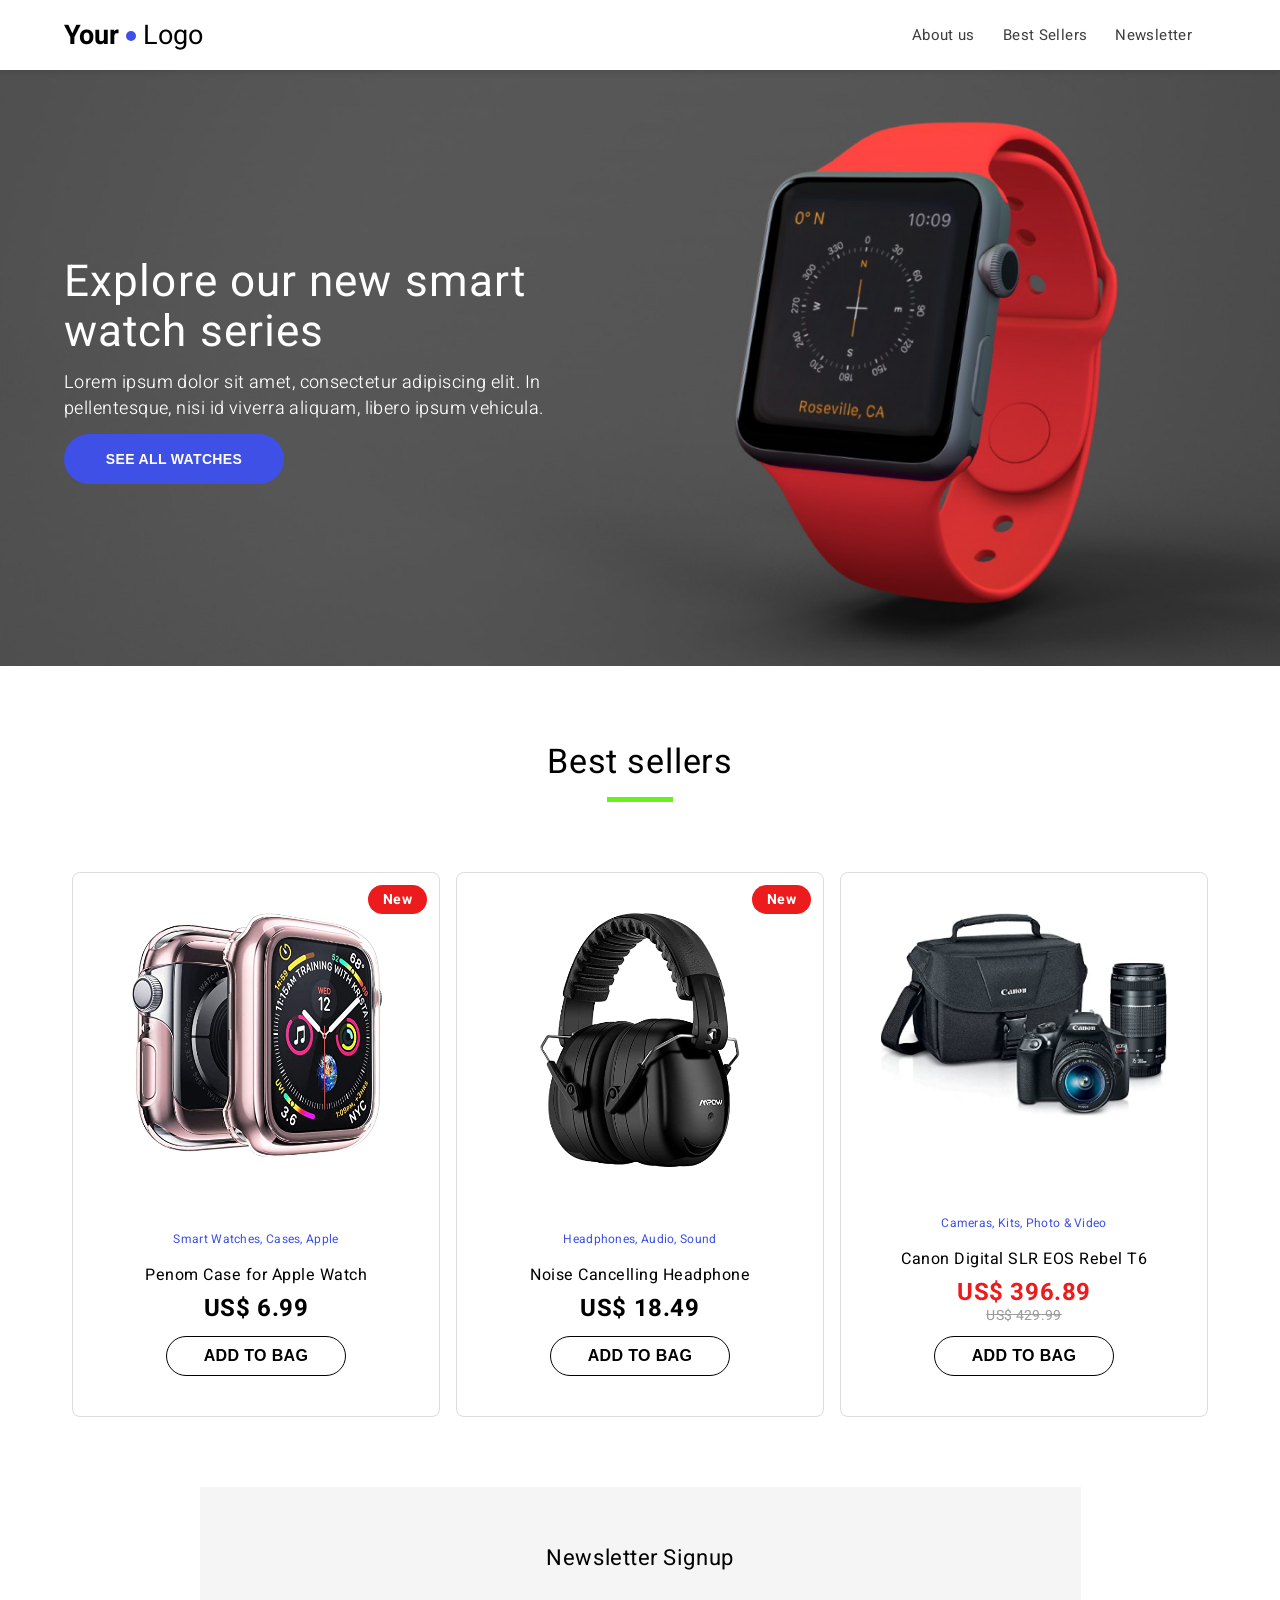
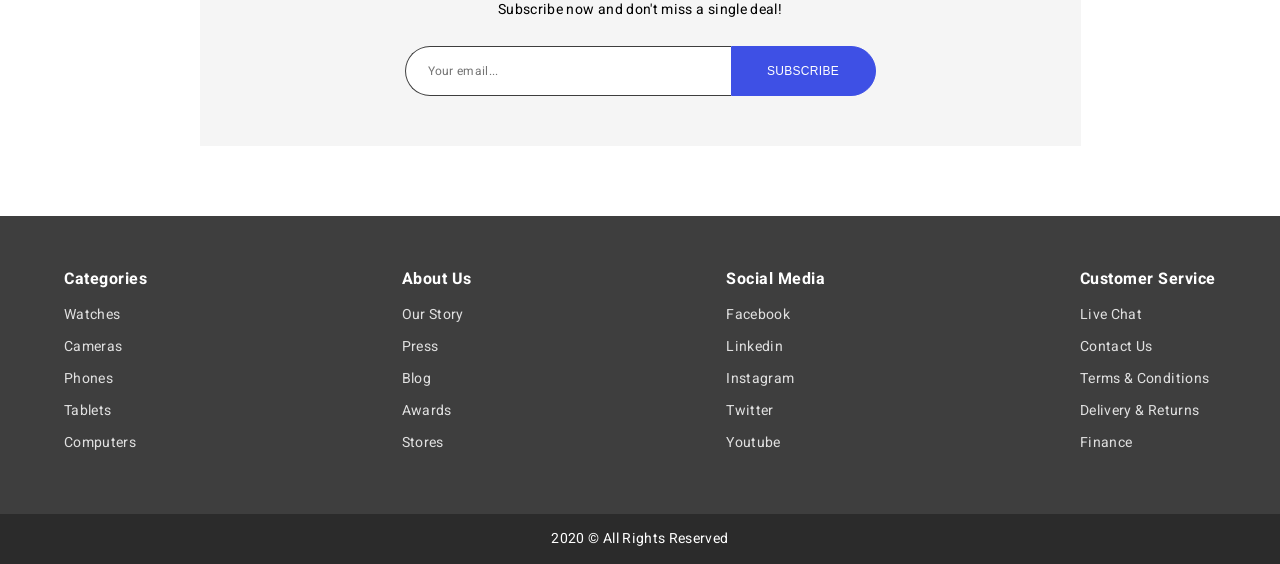
<file: index.html>
<!DOCTYPE html>

<html lang="en">

    <head>
        <meta charset="UTF-8">
        <meta name="viewport" content="width=device-width, initial-scale=1.0">
        <title>Home - Tech Shop</title>
        <link href="https://fonts.googleapis.com/css?family=Heebo:300,400,700&display=swap" rel="stylesheet">
        <link rel="stylesheet" href="css/styles.css">
    </head>

    <body>
        
        <header>
            <div class="container">
                <section class="logo">
                    <a href="index.html">
                        <strong>Your</strong>
                        <span class="blue-dot"></span> 
                        <span>Logo</span>
                    </a>
                </section>
                <nav>
                    <ul>
                        <li><a href="about.html">About us</a></li>
                        <li><a href="index.html#best-sellers-section">Best Sellers</a></li>
                        <li><a href="index.html#newsletter-section">Newsletter</a></li>
                        <li class="menu-icon"><img src="images/menu_icon.png" alt="menu icon"></li>
                    </ul>
                </nav>
            </div>
        </header>

        <section class="hero">
            <picture>
                <source media="(max-width: 576px)" srcset="images/Hero_Mobile.jpg">
                <source media="(max-width: 960px)" srcset="images/Hero_Tablet.jpg">
                <source media="(max-width: 1440px)" srcset="images/Hero_Desktop.jpg">
                <img src="images/Hero_Large_Desktop.jpg" alt="hero image - smart watch">
            </picture>
           
            <div class="hero-content">
                <div class="container">
                    <h1>Explore our new smart watch series</h1>
                    <p>
                        Lorem ipsum dolor sit amet, consectetur adipiscing elit. 
                        In pellentesque, nisi id viverra aliquam, libero ipsum vehicula.
                    </p>
                    <button>See all watches</button>
                </div>
            </div>
        </section>

        <section class="best-sellers" id="best-sellers-section">
            <h2>Best sellers</h2>
            <hr>
            <div class="product-slider">
                <div class="container">

                    <div class="product new">
                        <div class="product-picture">
                            <img src="images/Watch_case.jpg" alt="product: Penom Case">
                        </div>
                        <div class="product-info">
                            <h5 class="categories">Smart Watches, Cases, Apple</h5>
                            <h4 class="title">Penom Case for Apple Watch</h4>
                            <h3 class="price">
                                <span>US$ 6.99</span>
                            </h3>
                            <button>Add to bag</button>
                        </div>
                    </div>

                    <div class="product new">
                        <div class="product-picture">
                            <img src="images/Headphone.jpg" alt="product: Noise Cancelling Headphone">
                        </div>
                        <div class="product-info">
                            <h5 class="categories">Headphones, Audio, Sound</h5>
                            <h4 class="title">Noise Cancelling Headphone</h4>
                            <h3 class="price">
                                <span>US$ 18.49</span>
                            </h3>
                            <button>Add to bag</button>
                        </div>
                    </div>

                    <div class="product">
                        <div class="product-picture">
                            <img src="images/Camera.jpg" alt="product: Canon Digital SLR EOS Rebel T6">
                        </div>
                        <div class="product-info">
                            <h5 class="categories">Cameras, Kits, Photo & Video</h5>
                            <h4 class="title">Canon Digital SLR EOS Rebel T6</h4>
                            <h3 class="price">
                                <span class="discounted-price">US$ 396.89</span>
                                <span class="original-price">US$ 429.99</span>
                            </h3>
                            <button>Add to bag</button>
                        </div>
                    </div>

                </div>
            </div>
        </section>

        <section class="newsletter" id="newsletter-section">
            <h3>Newsletter Signup</h3>
            <p>Subscribe now and don't miss a single deal!</p>
            <form>
                <input type="email" name="email" placeholder="Your email...">
                <button type="submit">Subscribe</button>
            </form>
        </section>

        <footer>
            <div class="bottom-nav">
                <div class="container">
                    <ul>
                        <li class="list-title">Categories</li>
                        <li><a href="#">Watches</a></li>
                        <li><a href="#">Cameras</a></li>
                        <li><a href="#">Phones</a></li>
                        <li><a href="#">Tablets</a></li>
                        <li><a href="#">Computers</a></li>
                    </ul>

                    <ul>
                        <li class="list-title">About Us</li>
                        <li><a href="#">Our Story</a></li>
                        <li><a href="#">Press</a></li>
                        <li><a href="#">Blog</a></li>
                        <li><a href="#">Awards</a></li>
                        <li><a href="#">Stores</a></li>
                    </ul>

                    <ul>
                        <li class="list-title">Social Media</li>
                        <li><a href="#">Facebook</a></li>
                        <li><a href="#">Linkedin</a></li>
                        <li><a href="#">Instagram</a></li>
                        <li><a href="#">Twitter</a></li>
                        <li><a href="#">Youtube</a></li>
                    </ul>

                    <ul>
                        <li class="list-title">Customer Service</li>
                        <li><a href="#">Live Chat</a></li>
                        <li><a href="#">Contact Us</a></li>
                        <li><a href="#">Terms & Conditions</a></li>
                        <li><a href="#">Delivery & Returns</a></li>
                        <li><a href="#">Finance</a></li>
                    </ul>

                </div>
            </div>
            <div class="copyright-text">
                2020 &copy; All Rights Reserved
            </div>
        </footer>

    </body>

</html>
</file>
<file: css/styles.css>
body {
    margin: 0;
    font-family: 'Heebo', sans-serif;
    padding-top: 80px;
}

.container {
    width: 1440px;
    max-width: 90%;
    margin: auto;
    padding: 0 16px;
    
}


ul {
    margin: 0;
    padding: 0;
}

header {
    background-color: #FFF;
    box-shadow: 0 1px 6px 0 rgba(0,0,0,0.15);
    height: 80px;
    position: fixed;
    top: 0;
    left: 0;
    width: 100%;
    z-index: 1;
}

header .container {
    display: flex;
    align-items: center;
    justify-content: space-between;
    height: 100%;
}

header .logo {
    display: inline-block;
    font-size: 27px;
}

header .logo a {
    text-decoration: none;
    color: black;
}

header .logo .blue-dot {
    background-color: #3E50E5;
    width: 10px;
    height: 10px;
    display: inline-block;
    vertical-align: middle;
    border-radius: 6px;
}

header nav {
    display: inline-block;
}

header nav ul li {
    display: inline-block;
}

header nav ul li.menu-icon {
    display: none;
}

header nav ul li.menu-icon img {
    vertical-align: middle;
    width: 24px;
    height: auto;
}

header nav ul li a {
    color: #3E3E3E;
    font-size: 15px;
    letter-spacing: 0.37px;
    margin-right: 24px;
    text-decoration: none;
}

header nav ul li a:hover {
    color: #3E50E5;
}

header nav ul li:last-of-type a {
    margin-right: 0;
}

section.hero {
    position: relative;
}

section.hero img {
    width: 100%;
    height: auto;
}

.hero-content {
    position: absolute;
    top: 0;
    left: 0;
    width: 100%;
    height: 100%;
    z-index: 0;
}

.hero-content .container {
    display: flex;
    flex-direction: column;
    justify-content: center;
    height: 100%;
}

.hero-content h1 {
    max-width: 495px;
    color: #FFF;
    font-size: 50px;
    letter-spacing: 1.25px;
    line-height: 56px;
    margin-bottom: 16px;
    margin-top: 0;
    font-weight: normal;
}

.hero-content p {
    max-width: 518px;
    color: #FFF;
    font-weight: 300;
    font-size: 20px;
    letter-spacing: 0.5px;
    line-height: 28px;
    margin-bottom: 21px;
    margin-top: 0;
}


.hero-content button {
    height: 50px;
    width: 220px;
    max-width: 100%;
    border-radius: 92px;
    background-color: #3E50E5;
    color: #FFF;
    font-size: 16px;
    font-weight: 700;
    letter-spacing: 0.4px;
    line-height: 24px;
    text-align: center;  
    border: none;  
    text-transform: uppercase;
    cursor: pointer;
}

.hero-content button:hover {
    color: #3E50E5;
    background-color: #FFF;
    border: 1px solid #3E50E5;
}

section.best-sellers {
    padding-top: 80px;
}

section.best-sellers h2 {
    text-align: center;
    font-size: 34px;
    letter-spacing: 0.85px;
    line-height: 42px;
    font-weight: normal;
    margin: 0 0 14px 0;
}

section.best-sellers hr {
    border: none;
    border-top: 5px solid #67F11D;
    width: 66px;
}

section.best-sellers .product-slider {
    margin-top: 76px;
}

section.best-sellers .container {
    display: flex;
    justify-content: space-around;
    padding: 0 8px;
}

section.best-sellers .product-slider .product {
    border-radius: 8px;
    border: 1px solid #DDD;
    width: 33%;
    text-align: center;
    margin: 0 8px;
    padding: 40px;
    position: relative;
    display: flex;
    flex-direction: column;
    justify-content: space-between;
    cursor: pointer;
}


section.best-sellers .product-slider .product img {
    max-width: 100%;
}

section.best-sellers .product-slider .product.new::before {
    content: "New";
    background-color: red;
    position: absolute;
    top: 12px;
    right: 12px;
    color: #FFF;
    font-size: 14px;
    font-weight: 700;
    letter-spacing: 0.35px;
    line-height: 21px;
    text-align: center;
    padding: 4px 15px;
    border-radius: 40px;
    background-color: #EC1C1C;
}

section.best-sellers .product-slider .product .product-info {
    margin-top: 50px;
}

section.best-sellers .product-slider .product .product-info .categories {
    color: #3E50E5;
    font-weight: normal;
    font-size: 14px;
    letter-spacing: 0.35px;
    line-height: 30px;
    margin-bottom: 8px;
    margin-top: 0;
}

section.best-sellers .product-slider .product .product-info .title {
    font-size: 20px;
    letter-spacing: 0.5px;
    line-height: 26px;
    margin-bottom: 6px;
    font-weight: normal;
    margin-top: 0;
    
}

section.best-sellers .product-slider .product .product-info .price {
    font-size: 28px;
    font-weight: bold;
    letter-spacing: 0.7px;
    line-height: 30px;
    margin-bottom: 16px;
    margin-top: 0;
}

section.best-sellers .product-slider .product .product-info .price .discounted-price {
    color: #EC1C1C;
}

section.best-sellers .product-slider .product .product-info .price .original-price {
    color: #9B9B9B;
    font-weight: normal;
    font-size: 16px;
    letter-spacing: 0.4px;
    line-height: 30px;
    text-decoration: line-through;
}

section.best-sellers .product-slider .product .product-info button {
    height: 50px;
    width: 219.5px;
    border: 1px solid #000;
    background-color: white;
    border-radius: 220px;
    text-transform: uppercase;
    font-size: 16px;
    font-weight: 700;
    letter-spacing: 0.4px;
    line-height: 24px;
    cursor: pointer;
}

section.best-sellers .product-slider .product:hover .product-info button {
    background-color: #3E50E5;
    border: 1px solid #3E50E5;
    color: white;
}


section.newsletter {
    background-color: rgba(200,200,200,0.18);
    max-width: 955px;
    text-align: center;
    padding: 72px 0;
    margin: 80px auto;
}

section.newsletter h3 {
    font-size: 24px;
    letter-spacing: 0.6px;
    line-height: 42px;
    font-weight: normal;
    margin-top: 0;
    margin-bottom: 10px;
}

section.newsletter p {
    font-size: 16px;
    letter-spacing: 0.4px;
    line-height: 42px;
    margin-top: 0;
    margin-bottom: 20px;
}

section.newsletter form {
    display: flex;
    justify-content: center;
}

section.newsletter form input {
    height: 50px;
    width: 326px;
    max-width: 80%;
    border-radius: 60px 0 0 60px;
    box-sizing: border-box;
    border: 1px solid #3E3E3E;
    border-right: none;
    color: #3E3E3E;
    font-family: Heebo;
    font-size: 14px;
    letter-spacing: 0.35px;
    line-height: 21px;
    padding-left: 22px;
}

section.newsletter form button {
    height: 50px;
    width: 145px;
    max-width: 20%;
    box-sizing: border-box;
    border-radius: 0 60px 60px 0;
    background-color: #3E50E5;
    border: 1px solid #3E50E5;
    color: #FFF;
    font-size: 14px;
    letter-spacing: 0.35px;
    line-height: 21px;
    text-transform: uppercase;
    cursor: pointer;

}

section.newsletter form button:hover {
    color: #3E50E5;
    border: 1px solid #3E50E5;
    background-color: #FFF;
    border: 1px solid #3E3E3E;
}


footer .bottom-nav {
    padding: 60px 0;
    background-color: #3E3E3E;
}

footer .bottom-nav .container {
    max-width: 955px;
    display: flex;
    justify-content: space-between;
}

footer .bottom-nav ul {
    list-style: none;
}

footer .bottom-nav ul li a {
    color: #E0E0E0;
    font-size: 16px;
    letter-spacing: 0.4px;
    line-height: 22px;
    margin-top: 0;
    margin-bottom: 10px;
    text-decoration: none;
    display: block;
}

footer .bottom-nav ul li a:hover {
    color: #3E50E5;
}

footer .bottom-nav ul li.list-title {
    font-size: 20px;
    font-weight: 700;
    letter-spacing: 0.5px;
    line-height: 26px;
    margin-top: 0;
    margin-bottom: 20px;
    color: #FFF;
}

footer .copyright-text {
    color: white;
    background-color: #2B2B2B;
    height: 60px;
    display: flex;
    align-items: center;
    justify-content: center;
    font-size: 16px;
    letter-spacing: 0.4px;
    line-height: 22px;
}


/* **********************************
******  CSS MEDIA QUERIES ********* 
************************************/

/* Start of Design for Small Desktops */
@media screen and (max-width: 1440px) {

    .container {
        width: 1180px;
    }

    body {
        padding-top: 70px;
    }

    header {
        height: 70px;
    }

    .hero-content h1 {
        font-size: 44px;
        letter-spacing: 1.1px;
        line-height: 50px;
        margin-bottom: 12px;
    }
    
    .hero-content p {
        font-size: 18px;
        letter-spacing: 0.45px;
        line-height: 26px;
        margin-bottom: 12px;
    }
    
    .hero-content button {
        font-size: 14px;
        letter-spacing: 0.35px;
        line-height: 21px;
        
    }

    section.best-sellers {
        padding-top: 70px;
    }
    
    section.best-sellers h2 {
        line-height: 38px;
        margin: 0 0 16px 0;
    }

    section.best-sellers .product-slider {
        margin-top: 70px;
    }
    
    
    section.best-sellers .product-slider .product .product-info .categories {
        font-size: 12px;
        letter-spacing: 0.3px;
        line-height: 30px;

    }
    
    section.best-sellers .product-slider .product .product-info .title {
        font-size: 16px;
        letter-spacing: 0.5px;
        line-height: 26px;
        
    }
    
    section.best-sellers .product-slider .product .product-info .price {
        font-size: 24px;
        font-weight: 700;
        letter-spacing: 0.6px;
        margin-bottom: 12px;
    }
    
    section.best-sellers .product-slider .product .product-info .price .original-price {
        font-size: 14px;
        letter-spacing: 0.35px;
        line-height: 30px;
        display: block;
        line-height: 16px;
    }
    
    section.best-sellers .product-slider .product .product-info button {
        height: 40px;
        width: 180px;
        letter-spacing: 0.35px;
        line-height: 21px;
    }

    section.newsletter {
        width: 881px;
        max-width: 100%;
        padding: 50px 0;
        margin: 70px auto;
    }
    
    section.newsletter h3 {
        font-size: 22px;
        letter-spacing: 0.55px;
        line-height: 42px;
    }
    
    section.newsletter p {
        font-size: 14px;
        letter-spacing: 0.35px;
        line-height: 42px;
        margin-bottom: 15px;
    }
    
    section.newsletter form input {
        font-size: 12px;
        letter-spacing: 0.3px;
        line-height: 18px;
    }
    
    section.newsletter form button {
        font-size: 12px;
        letter-spacing: 0.3px;
        line-height: 18px;
    }

    footer .bottom-nav {
        padding: 50px 0;
    }
    
    footer .bottom-nav .container {
        max-width: 90%;
    }
    
    footer .bottom-nav ul li a {
        font-size: 14px;
        letter-spacing: 0.35px;
        line-height: 22px;
    }
    
    footer .bottom-nav ul li.list-title {
        font-size: 16px;
        letter-spacing: 0.5px;
        line-height: 26px;
        margin-bottom: 12px;
    }
    
    footer .copyright-text {
        height: 50px;
        font-size: 14px;
        letter-spacing: 0.35px;
        line-height: 22px;
        text-align: center;
    }

}
/* End of Design for Small Desktops */

/* Start of Design for Tablets */
@media screen and (max-width: 960px) {

    .container {
        max-width: 92%;
    }

    header .logo {
        font-size: 24px;
    }

    header nav ul li {
        display: none;
    }
    
    header nav ul li.menu-icon {
        display: inline-block;
    }

    .hero-content h1 {
        font-size: 40px;
        letter-spacing: 1px;
        line-height: 46px;
    }
    
    .hero-content p {
        font-size: 16px;
        letter-spacing: 0.4px;
        line-height: 24px;
    }
    
    .hero-content button {
        font-size: 14px;
        letter-spacing: 0.35px;
        line-height: 21px;
        width: 196px;
        
    }

    section.best-sellers {
        padding-top: 50px;
    }
    
    section.best-sellers h2 {
        font-size: 28px;
        letter-spacing: 0.7px;
        line-height: 38px;
        margin: 0 0 12px 0;
    }

    section.best-sellers .product-slider {
        margin-top: 48px;
    }

    section.best-sellers .container {
        flex-wrap: wrap;
        justify-content: center;
    }

    section.best-sellers .product-slider .product {
        min-width: 220px; 
        margin: 17px 8px;
    }

    section.best-sellers .product-slider .product .product-info .categories {
        font-size: 12px;
        letter-spacing: 0.3px;
        line-height: 30px;
        margin-bottom: 5px;
    }
    
    section.best-sellers .product-slider .product .product-info .title {
        font-size: 13px;
        letter-spacing: 0.5px;
        line-height: 18px;
        margin-bottom: 8px;
    }
    
    section.best-sellers .product-slider .product .product-info .price {
        font-size: 16px;
        letter-spacing: 0.4px;
        line-height: 30px;
    }
    
    section.best-sellers .product-slider .product .product-info .price .original-price {
        font-size: 9px;
        letter-spacing: 0.23px;
        line-height: 30px;
        display: block;
        line-height: 14px;
    }
    
    section.best-sellers .product-slider .product .product-info button {
        height: 36px;
        width: 193px;
        font-size: 12px;
        letter-spacing: 0.3px;
        line-height: 18px;
    }

    section.best-sellers .product-slider .product.new::before {
        font-size: 11px;
        font-weight: 700;
        letter-spacing: 0.27px;
        padding: 0px 12px;
    }

    section.newsletter {
        width: 100%;
        max-width: 100%;
        padding: 50px 0;
        margin: 50px auto;
    }
    
    section.newsletter h3 {
        font-size: 22px;
        letter-spacing: 0.55px;
        line-height: 42px;
    }
    
    section.newsletter p {
        font-size: 14px;
        letter-spacing: 0.35px;
        line-height: 42px;
    }

    footer .bottom-nav {
        padding: 50px 0;
    }
    
    footer .bottom-nav .container {
        max-width: 90%;
    }
    

}
/* End of Design for Tablets */

/* Start of Design for Mobile Phones */
@media screen and (max-width: 576px) {

    header .logo {
        font-size: 18px;
    }

    header .logo .blue-dot {
        width: 7px;
        height: 7px;
    }

    .hero-content {
        position: static;
    }

    .hero-content h1 {
        color: #000;
        font-size: 32px;
        letter-spacing: 0.8px;
        line-height: 38px;
        text-align: center;
        margin-bottom: 32px;
        margin-top: 27px;
    }
    
    .hero-content p {
        display: none;
    }
    
    .hero-content button {
        font-size: 14px;
        letter-spacing: 0.35px;
        line-height: 21px;
        width: 196px;
        margin: auto;
        
    }

    section.best-sellers {
        padding-top: 64px;
    }
    
    section.best-sellers .product-slider .product {
        width: 82%;
        max-width: 360px;
    }

    section.best-sellers h2 {
        font-size: 36px;
        letter-spacing: 0.6px;
        line-height: 38px;
        margin: 0 0 16px 0;
    }

    section.best-sellers hr {
        border-top: 4px solid #67F11D;
        width: 40px;
    }

    section.best-sellers .product-slider {
        margin-top: 42px;
    }
    
    section.best-sellers .product-slider .product .product-info .categories {
        margin-bottom: 7px;
    }
    
    section.best-sellers .product-slider .product .product-info .title {
        font-size: 14px;
        letter-spacing: 0.54px;
        line-height: 18px;
    }
    
    section.best-sellers .product-slider .product .product-info .price {
        font-size: 20px;
        font-weight: 700;
        letter-spacing: 0.5px;
    }
    
    section.best-sellers .product-slider .product .product-info .price .original-price {
        font-size: 11px;
        letter-spacing: 0.28px;
        line-height: 20px;
    }
    
    section.best-sellers .product-slider .product .product-info button {
        height: 36px;
        width: 146px;
        font-size: 12px;
        letter-spacing: 0.3px;
        line-height: 18px;
    }

    section.newsletter {
        padding: 44px 0;
        margin: 60px auto;
    }

    section.newsletter form input {
        max-width: 65%;
    }
    
    section.newsletter form button {
        max-width: 35%;
    }

    footer .bottom-nav .container {
        flex-direction: column;
        align-items: center;
    }

    footer .bottom-nav ul {
        text-align: center;
        margin-bottom: 32px;
    }

    footer .bottom-nav ul:last-of-type {
        margin-bottom: 0;
    }

   


}
/* End of Design for Mobile Phones */
</file>
